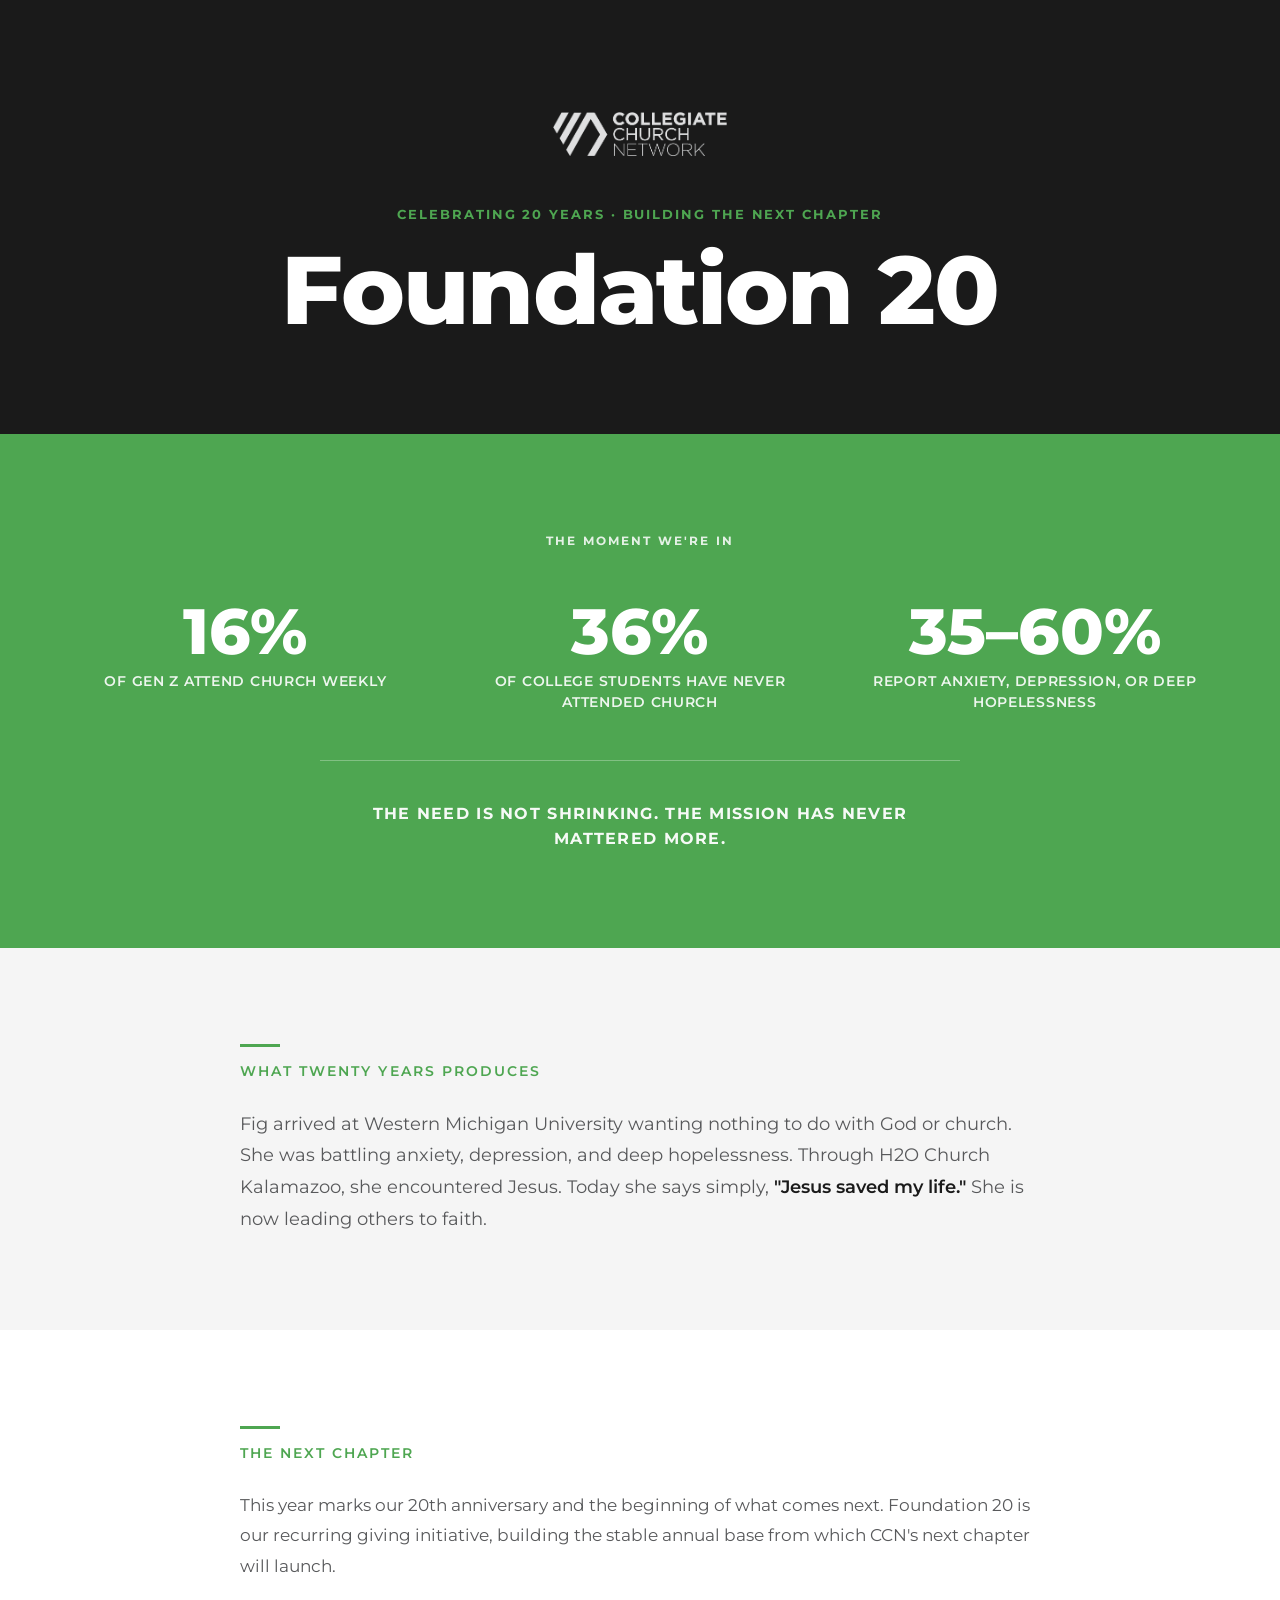
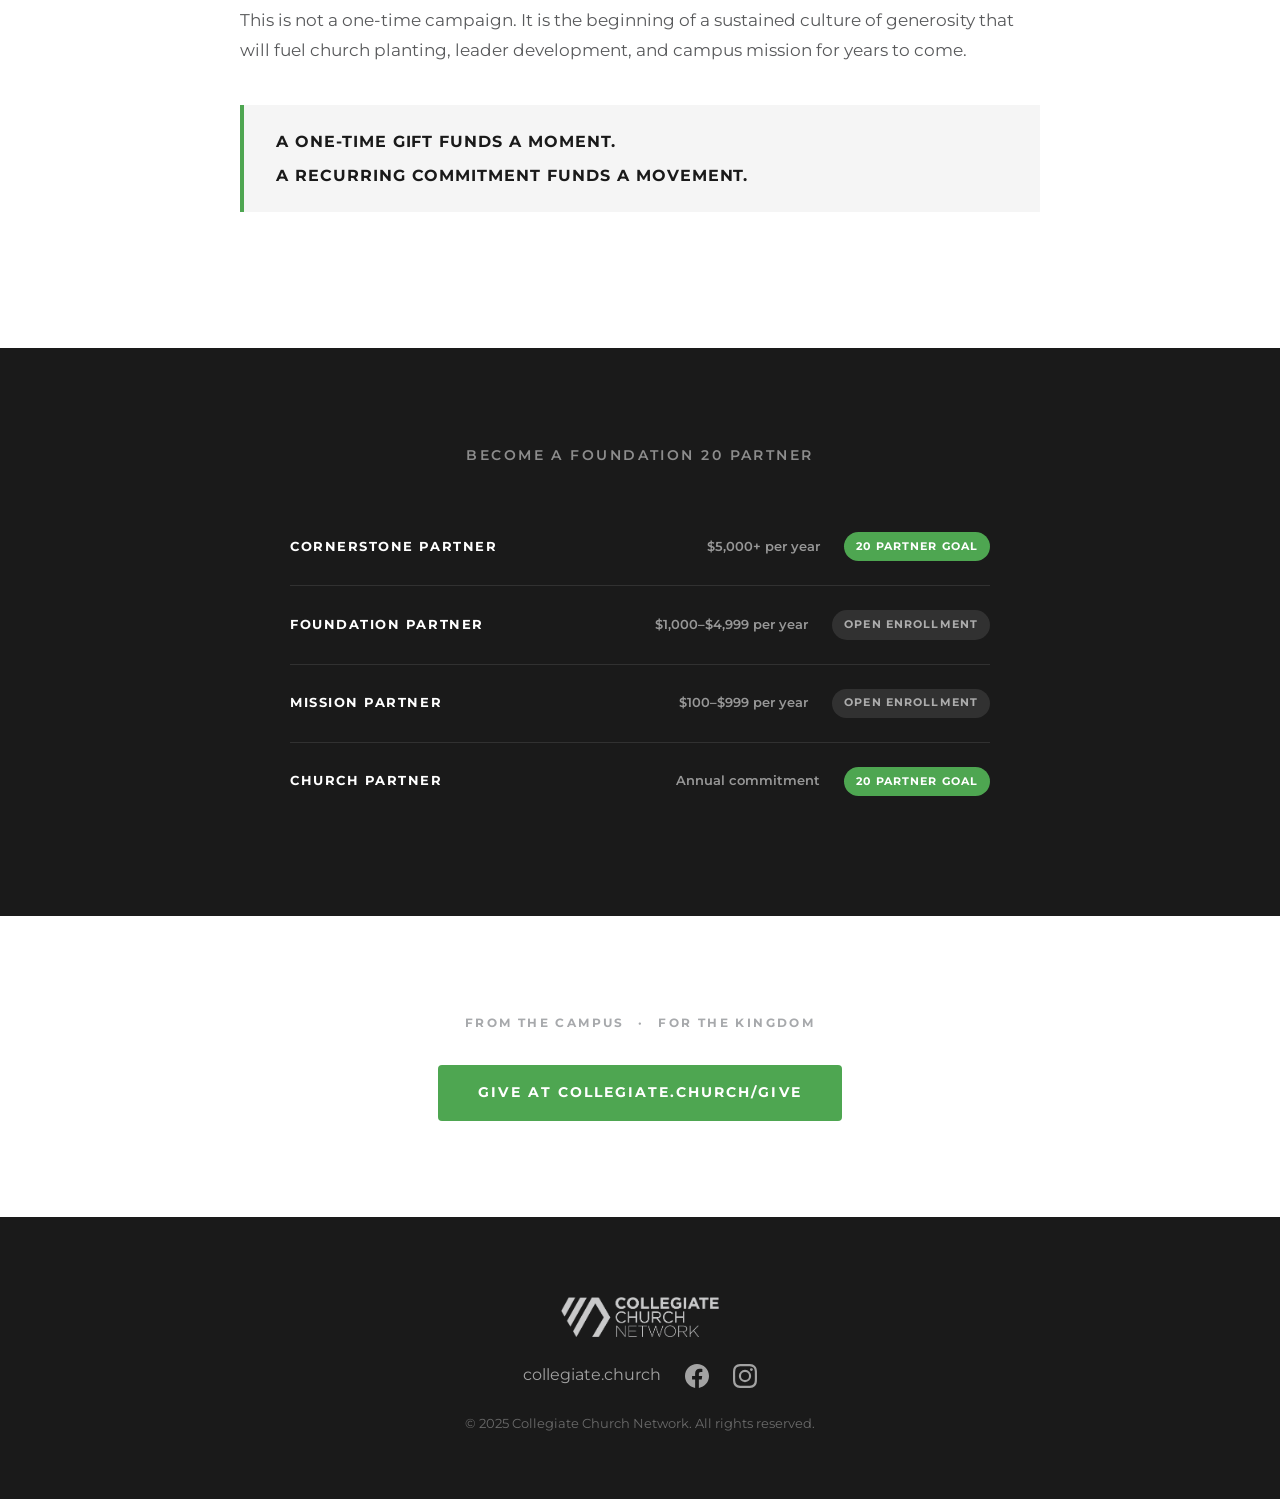
<file: foundation20/index.html>
<!DOCTYPE html>
<html lang="en">
<head>
  <meta charset="UTF-8">
  <meta name="viewport" content="width=device-width, initial-scale=1.0">
  <title>Foundation 20 — Collegiate Church Network</title>
  <meta name="description" content="Celebrating 20 years and building the next chapter. Foundation 20 is CCN's recurring giving initiative.">

  <!-- Favicon -->
  <link rel="icon" type="image/x-icon" href="../favicon.ico">
  <link rel="icon" type="image/png" sizes="192x192" href="../favicon-192.png">
  <link rel="apple-touch-icon" href="../apple-touch-icon.png">

  <!-- Google Fonts: Montserrat -->
  <link rel="preconnect" href="https://fonts.googleapis.com">
  <link rel="preconnect" href="https://fonts.gstatic.com" crossorigin>
  <link href="https://fonts.googleapis.com/css2?family=Montserrat:ital,wght@0,300;0,400;0,600;0,700;0,800;1,400&display=swap" rel="stylesheet">

  <link rel="stylesheet" href="../styles.css">
  <style>
    /* Foundation 20 page-specific styles */
    .f20-hero {
      background: var(--near-black);
      color: var(--white);
      padding: 7rem 0 5rem;
      text-align: center;
    }

    .f20-hero__logo {
      height: 44px;
      margin: 0 auto 3rem;
      opacity: 0.9;
    }

    .f20-hero__label {
      font-size: 0.8rem;
      font-weight: var(--fw-bold);
      letter-spacing: 0.15em;
      text-transform: uppercase;
      color: var(--green);
      margin-bottom: 1rem;
    }

    .f20-hero__title {
      font-size: clamp(3rem, 8vw, 6rem);
      font-weight: var(--fw-extra);
      line-height: 1;
      letter-spacing: -0.02em;
      margin-bottom: 1rem;
    }

    .f20-hero__subtitle {
      font-size: 0.85rem;
      font-weight: var(--fw-bold);
      letter-spacing: 0.2em;
      text-transform: uppercase;
      color: rgba(255,255,255,0.5);
    }

    .f20-hero__subtitle span {
      color: rgba(255,255,255,0.5);
      margin: 0 0.75rem;
    }

    /* Stats section */
    .f20-stats {
      background: var(--green);
      color: var(--white);
      padding: var(--section-padding);
      text-align: center;
    }

    .f20-stats__label {
      font-size: 0.75rem;
      font-weight: var(--fw-bold);
      letter-spacing: 0.18em;
      text-transform: uppercase;
      margin-bottom: 3rem;
      opacity: 0.85;
    }

    .f20-stats__grid {
      display: grid;
      grid-template-columns: repeat(3, 1fr);
      gap: 3rem;
      margin-bottom: 3rem;
    }

    .f20-stat__number {
      font-size: clamp(2.5rem, 5vw, 4rem);
      font-weight: var(--fw-extra);
      line-height: 1;
      margin-bottom: 0.5rem;
    }

    .f20-stat__text {
      font-size: 0.9rem;
      font-weight: var(--fw-semi);
      line-height: 1.4;
      opacity: 0.9;
      text-transform: uppercase;
      letter-spacing: 0.05em;
    }

    .f20-stats__callout {
      font-size: 1rem;
      font-weight: var(--fw-bold);
      letter-spacing: 0.08em;
      text-transform: uppercase;
      opacity: 0.95;
      border-top: 1px solid rgba(255,255,255,0.3);
      padding-top: 2.5rem;
      max-width: 640px;
      margin: 0 auto;
      line-height: 1.6;
    }

    /* Story section */
    .f20-story {
      background: var(--off-white);
      padding: var(--section-padding);
    }

    .f20-story__inner {
      max-width: var(--container-narrow);
      margin: 0 auto;
    }

    .f20-story p {
      font-size: 1.1rem;
      line-height: 1.8;
      color: var(--grey-dark);
    }

    .f20-story p strong {
      color: var(--near-black);
    }

    /* Next chapter section */
    .f20-next {
      background: var(--white);
      padding: var(--section-padding);
    }

    .f20-next__inner {
      max-width: var(--container-narrow);
      margin: 0 auto;
    }

    .f20-next p {
      font-size: 1.05rem;
      line-height: 1.8;
      color: var(--grey-dark);
      margin-bottom: 1.5rem;
    }

    .f20-next__quote {
      border-left: 4px solid var(--green);
      padding: 1.5rem 2rem;
      margin: 2.5rem 0;
      background: var(--off-white);
    }

    .f20-next__quote p {
      font-size: 1rem;
      font-weight: var(--fw-bold);
      letter-spacing: 0.06em;
      text-transform: uppercase;
      color: var(--near-black);
      line-height: 1.6;
      margin: 0;
    }

    .f20-next__quote p + p {
      margin-top: 0.5rem;
    }

    /* Partner tiers */
    .f20-tiers {
      background: var(--near-black);
      color: var(--white);
      padding: var(--section-padding);
      text-align: center;
    }

    .f20-tiers__table {
      max-width: 700px;
      margin: 2.5rem auto 0;
      width: 100%;
    }

    .f20-tier {
      display: grid;
      grid-template-columns: 1fr auto auto;
      align-items: center;
      gap: 1.5rem;
      padding: 1.5rem 0;
      border-bottom: 1px solid rgba(255,255,255,0.1);
      text-align: left;
    }

    .f20-tier:last-child {
      border-bottom: none;
    }

    .f20-tier__name {
      font-size: 0.8rem;
      font-weight: var(--fw-bold);
      letter-spacing: 0.12em;
      text-transform: uppercase;
      color: var(--white);
    }

    .f20-tier__amount {
      font-size: 0.8rem;
      font-weight: var(--fw-semi);
      color: rgba(255,255,255,0.55);
      white-space: nowrap;
    }

    .f20-tier__badge {
      font-size: 0.7rem;
      font-weight: var(--fw-bold);
      letter-spacing: 0.1em;
      text-transform: uppercase;
      padding: 0.3rem 0.75rem;
      border-radius: 2rem;
      white-space: nowrap;
    }

    .f20-tier__badge--goal {
      background: var(--green);
      color: var(--white);
    }

    .f20-tier__badge--open {
      background: rgba(255,255,255,0.1);
      color: rgba(255,255,255,0.6);
    }

    /* CTA */
    .f20-cta {
      background: var(--white);
      padding: var(--section-padding);
      text-align: center;
    }

    .f20-cta__tagline {
      font-size: 0.75rem;
      font-weight: var(--fw-bold);
      letter-spacing: 0.2em;
      text-transform: uppercase;
      color: var(--grey-light);
      margin-bottom: 2rem;
    }

    .f20-cta__tagline span {
      margin: 0 0.5rem;
    }

    .f20-cta__button {
      display: inline-block;
      background: var(--green);
      color: var(--white);
      font-family: var(--font);
      font-size: 0.85rem;
      font-weight: var(--fw-bold);
      letter-spacing: 0.15em;
      text-transform: uppercase;
      padding: 1rem 2.5rem;
      border-radius: 0.25rem;
      transition: background 0.2s ease;
    }

    .f20-cta__button:hover {
      background: var(--green-dark);
      color: var(--white);
    }

    @media (max-width: 640px) {
      .f20-stats__grid {
        grid-template-columns: 1fr;
        gap: 2rem;
      }

      .f20-tier {
        grid-template-columns: 1fr;
        gap: 0.5rem;
      }
    }
  </style>
</head>
<body>

  <!-- ==================== HERO ==================== -->
  <header class="f20-hero">
    <div class="container">
      <img src="../Logos/White Horizontal Stack.png" alt="Collegiate Church Network" class="f20-hero__logo">
      <p class="f20-hero__label">Celebrating 20 Years <span>·</span> Building the Next Chapter</p>
      <h1 class="f20-hero__title">Foundation 20</h1>
    </div>
  </header>

  <!-- ==================== THE MOMENT WE'RE IN ==================== -->
  <section class="f20-stats">
    <div class="container">
      <p class="f20-stats__label">The Moment We're In</p>
      <div class="f20-stats__grid">
        <div>
          <div class="f20-stat__number">16%</div>
          <div class="f20-stat__text">of Gen Z attend church weekly</div>
        </div>
        <div>
          <div class="f20-stat__number">36%</div>
          <div class="f20-stat__text">of college students have never attended church</div>
        </div>
        <div>
          <div class="f20-stat__number">35–60%</div>
          <div class="f20-stat__text">report anxiety, depression, or deep hopelessness</div>
        </div>
      </div>
      <p class="f20-stats__callout">The need is not shrinking. The mission has never mattered more.</p>
    </div>
  </section>

  <!-- ==================== STORY ==================== -->
  <section class="f20-story">
    <div class="container">
      <div class="f20-story__inner">
        <h2 class="section__label section__label--bar">What Twenty Years Produces</h2>
        <p>Fig arrived at Western Michigan University wanting nothing to do with God or church. She was battling anxiety, depression, and deep hopelessness. Through H2O Church Kalamazoo, she encountered Jesus. Today she says simply, <strong>"Jesus saved my life."</strong> She is now leading others to faith.</p>
      </div>
    </div>
  </section>

  <!-- ==================== THE NEXT CHAPTER ==================== -->
  <section class="f20-next">
    <div class="container">
      <div class="f20-next__inner">
        <h2 class="section__label section__label--bar">The Next Chapter</h2>
        <p>This year marks our 20th anniversary and the beginning of what comes next. Foundation 20 is our recurring giving initiative, building the stable annual base from which CCN's next chapter will launch.</p>
        <p>This is not a one-time campaign. It is the beginning of a sustained culture of generosity that will fuel church planting, leader development, and campus mission for years to come.</p>
        <div class="f20-next__quote">
          <p>A one-time gift funds a moment.</p>
          <p>A recurring commitment funds a movement.</p>
        </div>
      </div>
    </div>
  </section>

  <!-- ==================== PARTNER TIERS ==================== -->
  <section class="f20-tiers">
    <div class="container">
      <h2 class="section__label" style="color: rgba(255,255,255,0.5); letter-spacing: 0.18em;">Become a Foundation 20 Partner</h2>
      <div class="f20-tiers__table">
        <div class="f20-tier">
          <div class="f20-tier__name">Cornerstone Partner</div>
          <div class="f20-tier__amount">$5,000+ per year</div>
          <span class="f20-tier__badge f20-tier__badge--goal">20 Partner Goal</span>
        </div>
        <div class="f20-tier">
          <div class="f20-tier__name">Foundation Partner</div>
          <div class="f20-tier__amount">$1,000–$4,999 per year</div>
          <span class="f20-tier__badge f20-tier__badge--open">Open Enrollment</span>
        </div>
        <div class="f20-tier">
          <div class="f20-tier__name">Mission Partner</div>
          <div class="f20-tier__amount">$100–$999 per year</div>
          <span class="f20-tier__badge f20-tier__badge--open">Open Enrollment</span>
        </div>
        <div class="f20-tier">
          <div class="f20-tier__name">Church Partner</div>
          <div class="f20-tier__amount">Annual commitment</div>
          <span class="f20-tier__badge f20-tier__badge--goal">20 Partner Goal</span>
        </div>
      </div>
    </div>
  </section>

  <!-- ==================== CTA ==================== -->
  <section class="f20-cta">
    <div class="container">
      <p class="f20-cta__tagline">From the Campus <span>·</span> For the Kingdom</p>
      <a href="https://collegiate.church/give" target="_blank" rel="noopener" class="f20-cta__button">Give at collegiate.church/give</a>
    </div>
  </section>

  <!-- ==================== FOOTER ==================== -->
  <footer class="footer">
    <div class="container">
      <img src="../Logos/White Horizontal Stack.png" alt="Collegiate Church Network" class="footer__logo">
      <div class="footer__links">
        <a href="https://collegiate.church" target="_blank" rel="noopener">collegiate.church</a>
        <a href="https://www.facebook.com/collegiatechurchnetwork" target="_blank" rel="noopener" aria-label="Facebook">
          <svg width="24" height="24" viewBox="0 0 24 24" fill="currentColor"><path d="M24 12.073c0-6.627-5.373-12-12-12s-12 5.373-12 12c0 5.99 4.388 10.954 10.125 11.854v-8.385H7.078v-3.47h3.047V9.43c0-3.007 1.792-4.669 4.533-4.669 1.312 0 2.686.235 2.686.235v2.953H15.83c-1.491 0-1.956.925-1.956 1.874v2.25h3.328l-.532 3.47h-2.796v8.385C19.612 23.027 24 18.062 24 12.073z"/></svg>
        </a>
        <a href="https://www.instagram.com/collegiatechurchnetwork" target="_blank" rel="noopener" aria-label="Instagram">
          <svg width="24" height="24" viewBox="0 0 24 24" fill="currentColor"><path d="M12 2.163c3.204 0 3.584.012 4.85.07 3.252.148 4.771 1.691 4.919 4.919.058 1.265.069 1.645.069 4.849 0 3.205-.012 3.584-.069 4.849-.149 3.225-1.664 4.771-4.919 4.919-1.266.058-1.644.07-4.85.07-3.204 0-3.584-.012-4.849-.07-3.26-.149-4.771-1.699-4.919-4.92-.058-1.265-.07-1.644-.07-4.849 0-3.204.013-3.583.07-4.849.149-3.227 1.664-4.771 4.919-4.919 1.266-.057 1.645-.069 4.849-.069zM12 0C8.741 0 8.333.014 7.053.072 2.695.272.273 2.69.073 7.052.014 8.333 0 8.741 0 12c0 3.259.014 3.668.072 4.948.2 4.358 2.618 6.78 6.98 6.98C8.333 23.986 8.741 24 12 24c3.259 0 3.668-.014 4.948-.072 4.354-.2 6.782-2.618 6.979-6.98.059-1.28.073-1.689.073-4.948 0-3.259-.014-3.667-.072-4.947-.196-4.354-2.617-6.78-6.979-6.98C15.668.014 15.259 0 12 0zm0 5.838a6.162 6.162 0 100 12.324 6.162 6.162 0 000-12.324zM12 16a4 4 0 110-8 4 4 0 010 8zm6.406-11.845a1.44 1.44 0 100 2.881 1.44 1.44 0 000-2.881z"/></svg>
        </a>
      </div>
      <p class="footer__copyright">&copy; 2025 Collegiate Church Network. All rights reserved.</p>
    </div>
  </footer>

</body>
</html>
</file>
<file: styles.css>
/* ============================================================
   Collegiate Church Network — 2025 Annual Impact Report
   styles.css
   ============================================================ */

/* ---------- CSS Custom Properties ---------- */
:root {
  --green: #4EA651;
  --green-dark: #3d8a40;
  --green-light: #e8f5e9;
  --grey-dark: #58595B;
  --grey-light: #A7A9AC;
  --near-black: #1a1a1a;
  --charcoal: #2D2D2D;
  --off-white: #F5F5F5;
  --white: #FFFFFF;

  --font: 'Montserrat', -apple-system, BlinkMacSystemFont, 'Segoe UI', sans-serif;

  --fw-light: 300;
  --fw-regular: 400;
  --fw-semi: 600;
  --fw-bold: 700;
  --fw-extra: 800;

  --container-max: 1200px;
  --container-narrow: 800px;
  --section-padding: 6rem 0;
  --section-padding-mobile: 3.5rem 0;
}

/* ---------- Reset & Base ---------- */
*,
*::before,
*::after {
  margin: 0;
  padding: 0;
  box-sizing: border-box;
}

html {
  scroll-behavior: smooth;
  -webkit-font-smoothing: antialiased;
  -moz-osx-font-smoothing: grayscale;
}

body {
  font-family: var(--font);
  font-weight: var(--fw-regular);
  font-size: 1rem;
  line-height: 1.75;
  color: var(--near-black);
  background: var(--white);
}

img {
  max-width: 100%;
  height: auto;
  display: block;
}

a {
  color: var(--green);
  text-decoration: none;
  transition: color 0.2s ease;
}

a:hover {
  color: var(--green-dark);
}

strong {
  font-weight: var(--fw-semi);
}

/* ---------- Scroll Progress Bar ---------- */
.progress-bar {
  position: fixed;
  top: 0;
  left: 0;
  width: 0%;
  height: 8px;
  background: var(--green);
  z-index: 9999;
  transition: width 0.05s linear;
}

/* ---------- Container ---------- */
.container {
  max-width: var(--container-max);
  margin: 0 auto;
  padding: 0 2rem;
}

.container--narrow {
  max-width: var(--container-narrow);
}

/* ---------- Section Defaults ---------- */
.section {
  padding: var(--section-padding);
}

.section--white {
  background: var(--white);
}

.section--off-white {
  background: var(--off-white);
}

.section--dark {
  background: var(--charcoal);
  color: var(--white);
}

.section--green {
  background: var(--green);
  color: var(--white);
}

.section--green .section__heading {
  color: var(--white);
}

.section--green .section__intro {
  color: rgba(255, 255, 255, 0.85);
}

.section--green .prose p,
.section--green .story__content p {
  color: rgba(255, 255, 255, 0.9);
}

.section--green .story__church {
  color: var(--white);
  font-weight: var(--fw-bold);
}

.section--green .story__campus {
  color: rgba(255, 255, 255, 0.7);
}

.section--green .story__title {
  color: var(--white);
}

.section--green .story__reflection {
  color: rgba(255, 255, 255, 0.75);
  border-left-color: rgba(255, 255, 255, 0.5);
}

.section--green .stat-callout {
  background: rgba(255, 255, 255, 0.15);
  border-color: rgba(255, 255, 255, 0.25);
}

.section--green .stat-callout__number {
  color: var(--white);
}

.section--green .stat-callout__label {
  color: rgba(255, 255, 255, 0.85);
}

/* Charcoal section variant for stories */
.section--charcoal {
  background: var(--charcoal);
  color: var(--white);
}

.section--charcoal .story__church {
  color: var(--green);
}

.section--charcoal .story__campus {
  color: rgba(255, 255, 255, 0.6);
}

.section--charcoal .story__title {
  color: var(--white);
}

.section--charcoal .story__content p {
  color: rgba(255, 255, 255, 0.85);
}

.section--charcoal .story__reflection {
  color: rgba(255, 255, 255, 0.65);
  border-left-color: var(--green);
}

.section--charcoal .section__heading {
  color: var(--white);
}

/* ---------- Typography ---------- */
.section__label {
  font-size: 0.85rem;
  font-weight: var(--fw-semi);
  text-transform: uppercase;
  letter-spacing: 0.15em;
  color: var(--green);
  margin-bottom: 1.5rem;
}

.section__heading {
  font-size: clamp(2rem, 5vw, 3.2rem);
  font-weight: var(--fw-extra);
  color: var(--near-black);
  line-height: 1.15;
  margin-bottom: 1rem;
  text-align: center;
}

.section__heading--light {
  color: var(--white);
}

.section__subheading {
  font-size: 1.15rem;
  font-weight: var(--fw-regular);
  color: var(--grey-light);
  text-align: center;
  margin-bottom: 2.5rem;
}

.section__intro {
  font-size: 1.1rem;
  max-width: 700px;
  margin: 0 auto 3rem;
  text-align: center;
  line-height: 1.8;
}

.section__intro--light {
  color: rgba(255, 255, 255, 0.8);
}

.prose p {
  margin-bottom: 1.25rem;
}

.prose p:last-child {
  margin-bottom: 0;
}

/* ---------- Fade-in Animation ---------- */
.fade-in {
  opacity: 0;
  transform: translateY(30px);
  transition: opacity 0.7s ease, transform 0.7s ease;
}

.fade-in.visible {
  opacity: 1;
  transform: translateY(0);
}

/* ============================================================
   SECTION 1: HERO
   ============================================================ */
.hero {
  position: relative;
  min-height: 100vh;
  display: flex;
  align-items: center;
  justify-content: center;
  text-align: center;
  background: var(--charcoal) url('images/hero-bg.jpg') center/cover no-repeat;
  color: var(--white);
  overflow: hidden;
}

.hero__bg-image {
  position: absolute;
  inset: 0;
  width: 100%;
  height: 100%;
  object-fit: cover;
  z-index: 0;
}

.hero__overlay {
  position: absolute;
  inset: 0;
  background: linear-gradient(
    180deg,
    rgba(0, 0, 0, 0.55) 0%,
    rgba(0, 0, 0, 0.4) 50%,
    rgba(0, 0, 0, 0.65) 100%
  );
  z-index: 0;
}

.hero__content {
  position: relative;
  z-index: 1;
  padding: 2rem;
}

.hero__logo {
  width: 80px;
  height: auto;
  margin: 0 auto 2rem;
  opacity: 0.95;
}

.hero__subtitle {
  font-size: clamp(0.9rem, 2vw, 1.1rem);
  font-weight: var(--fw-semi);
  text-transform: uppercase;
  letter-spacing: 0.25em;
  margin-bottom: 0.5rem;
  color: rgba(255, 255, 255, 0.85);
}

.hero__year {
  font-size: clamp(5rem, 15vw, 10rem);
  font-weight: var(--fw-extra);
  line-height: 1;
  margin-bottom: 1rem;
  letter-spacing: -0.02em;
}

.hero__tagline {
  font-size: clamp(1rem, 2.5vw, 1.35rem);
  font-weight: var(--fw-light);
  letter-spacing: 0.12em;
  text-transform: uppercase;
  color: var(--green);
}

.hero__scroll-indicator {
  position: absolute;
  bottom: 2rem;
  left: 50%;
  transform: translateX(-50%);
  z-index: 1;
  display: flex;
  flex-direction: column;
  align-items: center;
  gap: 0.35rem;
  color: rgba(255, 255, 255, 0.5);
  font-size: 0.7rem;
  font-weight: var(--fw-semi);
  letter-spacing: 0.1em;
  text-transform: uppercase;
  animation: bounce 2s ease infinite;
}

@keyframes bounce {
  0%, 100% { transform: translateX(-50%) translateY(0); }
  50% { transform: translateX(-50%) translateY(8px); }
}

/* ============================================================
   SECTION 2: LETTER FROM ED
   ============================================================ */
.letter {
  display: grid;
  grid-template-columns: 250px 1fr;
  gap: 3rem;
  align-items: start;
}

.letter__photo-placeholder {
  width: 100%;
  aspect-ratio: 3 / 4;
  background: var(--off-white);
  border-radius: 8px;
  display: flex;
  align-items: center;
  justify-content: center;
  color: var(--grey-light);
  font-size: 0.9rem;
  font-weight: var(--fw-semi);
}

.letter__photo-img {
  width: 100%;
  aspect-ratio: 3 / 4;
  object-fit: cover;
  border-radius: 8px;
  border-bottom: 4px solid var(--green);
}

.letter__photo-placeholder img {
  width: 100%;
  height: 100%;
  object-fit: cover;
  border-radius: 8px;
}

.letter__greeting {
  font-size: 1.1rem;
  font-weight: var(--fw-semi);
  font-style: italic;
  margin-bottom: 1.25rem;
}

.letter__content .prose p,
.letter__content > p {
  margin-bottom: 1.25rem;
}

/* Pull Quote */
.pull-quote {
  border-left: 4px solid var(--green);
  padding: 1.5rem 2rem;
  margin: 2rem 0;
  background: var(--green-light);
  border-radius: 0 8px 8px 0;
}

.pull-quote p {
  font-size: 1.2rem;
  font-weight: var(--fw-semi);
  font-style: italic;
  color: var(--near-black);
  line-height: 1.6;
  margin: 0;
}

.letter__signature {
  margin-top: 2rem;
  padding-top: 1.5rem;
  border-top: 1px solid #e0e0e0;
}

.letter__signature p {
  margin-bottom: 0.25rem;
}

.letter__name {
  font-size: 1.15rem;
  font-weight: var(--fw-bold);
  color: var(--near-black);
}

.letter__title {
  font-size: 0.9rem;
  color: var(--grey-light);
}

/* ============================================================
   SECTION 4: WHO WE ARE
   ============================================================ */
.who-we-are__grid {
  display: grid;
  grid-template-columns: 1fr 1fr;
  gap: 3rem;
  align-items: stretch;
  margin-bottom: 2rem;
}

/* ============================================================
   SECTION 4: PILLARS (legacy)
   ============================================================ */
.pillars {
  display: grid;
  grid-template-columns: repeat(3, 1fr);
  gap: 2.5rem;
  margin: 3rem 0;
  text-align: center;
}

.pillar__icon {
  width: 64px;
  height: 64px;
  margin: 0 auto 1rem;
  color: var(--green);
}

.pillar__icon svg {
  width: 100%;
  height: 100%;
}

.pillar__title {
  font-size: 1.1rem;
  font-weight: var(--fw-bold);
  color: var(--near-black);
  margin-bottom: 0.5rem;
}

.pillar__text {
  font-size: 0.95rem;
  color: var(--grey-light);
  line-height: 1.6;
}

/* Scripture Quote */
.scripture-quote {
  text-align: center;
  margin: 3rem auto 0;
  max-width: 650px;
  padding: 2.5rem;
  background: var(--green-light);
  border-radius: 12px;
}

.scripture-quote p {
  font-size: 1.2rem;
  font-weight: var(--fw-semi);
  font-style: italic;
  color: var(--near-black);
  line-height: 1.6;
  margin-bottom: 0.75rem;
}

.scripture-quote cite {
  font-size: 0.95rem;
  font-weight: var(--fw-semi);
  color: var(--green);
  font-style: normal;
}

/* ============================================================
   SECTION 6: STORIES
   ============================================================ */
.story {
  padding: 4rem 0;
}

.story__grid {
  display: grid;
  grid-template-columns: 1fr 1fr;
  gap: 3rem;
  align-items: stretch;
}

.story__image-placeholder {
  width: 100%;
  aspect-ratio: 4 / 3;
  background: var(--off-white);
  border-radius: 12px;
  display: flex;
  align-items: center;
  justify-content: center;
  color: var(--grey-light);
  font-size: 0.9rem;
  font-weight: var(--fw-semi);
  overflow: hidden;
}

.story__image-placeholder img {
  width: 100%;
  height: 100%;
  object-fit: cover;
}

.story__image {
  position: relative;
  min-height: 400px;
  border-radius: 12px;
  overflow: hidden;
}

.story__photo {
  position: absolute;
  inset: 0;
  width: 100%;
  height: 100%;
  object-fit: cover;
  border-radius: 12px;
}

.story__church {
  display: block;
  font-size: 0.8rem;
  font-weight: var(--fw-semi);
  text-transform: uppercase;
  letter-spacing: 0.12em;
  color: var(--green);
  margin-bottom: 0.25rem;
}

.story__campus {
  display: block;
  font-size: 0.8rem;
  color: var(--grey-light);
  margin-bottom: 0.75rem;
}

.story__title {
  font-size: clamp(1.5rem, 3vw, 2rem);
  font-weight: var(--fw-extra);
  color: var(--near-black);
  line-height: 1.2;
  margin-bottom: 1.25rem;
}

.story__content p {
  margin-bottom: 1rem;
}

.story__content p:last-child {
  margin-bottom: 0;
}

.story__reflection {
  font-style: italic;
  color: var(--grey-dark);
  border-left: 3px solid var(--green);
  padding-left: 1rem;
  margin-top: 1.25rem;
}

/* ============================================================
   SECTION 7: IMPACT STATS
   ============================================================ */
.stats-grid {
  display: grid;
  grid-template-columns: repeat(4, 1fr);
  gap: 2.5rem;
  margin-top: 2rem;
  text-align: center;
}

.stat__number {
  display: block;
  font-size: clamp(2.5rem, 6vw, 3.8rem);
  font-weight: var(--fw-extra);
  color: var(--green);
  line-height: 1.1;
  margin-bottom: 0.5rem;
}

.stat__label {
  display: block;
  font-size: 0.85rem;
  font-weight: var(--fw-regular);
  color: rgba(255, 255, 255, 0.7);
  line-height: 1.5;
}

/* ============================================================
   SECTION 8: STEWARDSHIP
   ============================================================ */
.stewardship-total {
  text-align: center;
  margin: 3rem 0;
  padding: 2.5rem;
  background: var(--green-light);
  border-radius: 12px;
}

.stewardship-total__amount {
  display: block;
  font-size: clamp(2.5rem, 6vw, 4rem);
  font-weight: var(--fw-extra);
  color: var(--green);
  line-height: 1.1;
  margin-bottom: 0.5rem;
}

.stewardship-total__label {
  display: block;
  font-size: 1rem;
  color: var(--grey-dark);
  max-width: 500px;
  margin: 0 auto;
}

.stewardship-pillars {
  display: grid;
  grid-template-columns: repeat(3, 1fr);
  gap: 2rem;
  margin-top: 2rem;
}

.stewardship-pillar {
  text-align: center;
  padding: 2rem 1.5rem;
  border: 1px solid #e0e0e0;
  border-radius: 12px;
  transition: box-shadow 0.3s ease;
}

.stewardship-pillar:hover {
  box-shadow: 0 8px 30px rgba(0, 0, 0, 0.08);
}

.stewardship-pillar__icon {
  width: 48px;
  height: 48px;
  margin: 0 auto 1rem;
  color: var(--green);
}

.stewardship-pillar__icon svg {
  width: 100%;
  height: 100%;
}

.stewardship-pillar h3 {
  font-size: 1.05rem;
  font-weight: var(--fw-bold);
  color: var(--near-black);
  margin-bottom: 0.75rem;
}

.stewardship-pillar p {
  font-size: 0.9rem;
  color: var(--grey-light);
  line-height: 1.6;
}

/* Partner / Accountability Logos */
.partner-logos {
  display: flex;
  align-items: center;
  justify-content: center;
  gap: 3rem;
  margin-top: 3rem;
  padding-top: 2rem;
  border-top: 1px solid #e0e0e0;
}

.partner-logos__img {
  height: 50px;
  width: auto;
  object-fit: contain;
  opacity: 0.7;
  transition: opacity 0.3s ease;
}

.partner-logos__img:hover {
  opacity: 1;
}

/* ============================================================
   SECTION 9: PARTNERS / MAP
   ============================================================ */
.map-container {
  max-width: 700px;
  margin: 0 auto 3rem;
}

.us-map {
  width: 100%;
  height: auto;
}

.us-map__outline {
  fill: none;
  stroke: var(--grey-light);
  stroke-width: 1.5;
  opacity: 0.4;
}

.us-map__dot {
  fill: var(--green);
  stroke: var(--white);
  stroke-width: 2;
  transition: r 0.2s ease;
  cursor: pointer;
}

.us-map__dot:hover {
  r: 9;
}

/* Regional Grid */
.regions-grid {
  display: grid;
  grid-template-columns: repeat(3, 1fr);
  gap: 2.5rem;
}

.region__title {
  font-size: 1.1rem;
  font-weight: var(--fw-bold);
  color: var(--near-black);
  margin-bottom: 1rem;
  padding-bottom: 0.75rem;
  border-bottom: 3px solid var(--green);
}

.region__states {
  font-size: 0.8rem;
  font-weight: var(--fw-regular);
  color: var(--grey-light);
  margin-left: 0.5rem;
}

.region__list {
  list-style: none;
}

.region__list li {
  padding: 0.5rem 0;
  border-bottom: 1px solid #e8e8e8;
  display: flex;
  justify-content: space-between;
  align-items: baseline;
  font-size: 0.9rem;
  gap: 0.5rem;
}

.region__list li strong {
  font-weight: var(--fw-semi);
  color: var(--near-black);
}

.region__list li strong a {
  color: var(--near-black);
  text-decoration: none;
  transition: color 0.2s ease;
}

.region__list li strong a:hover {
  color: var(--green);
}

.region__list li span {
  font-size: 0.8rem;
  color: var(--grey-light);
  white-space: nowrap;
}

/* ============================================================
   SECTION 11: CTA
   ============================================================ */
.cta-grid {
  display: grid;
  grid-template-columns: repeat(3, 1fr);
  gap: 2rem;
}

.cta-card {
  background: rgba(255, 255, 255, 0.07);
  border: 1px solid rgba(255, 255, 255, 0.12);
  border-radius: 12px;
  padding: 2.5rem 2rem;
  text-align: center;
  transition: background 0.3s ease, transform 0.3s ease;
}

.cta-card:hover {
  background: rgba(255, 255, 255, 0.12);
  transform: translateY(-4px);
}

.cta-card__icon {
  width: 48px;
  height: 48px;
  margin: 0 auto 1.25rem;
  color: var(--green);
}

.cta-card__icon svg {
  width: 100%;
  height: 100%;
}

.cta-card h3 {
  font-size: 1.2rem;
  font-weight: var(--fw-bold);
  margin-bottom: 0.75rem;
}

.cta-card p {
  font-size: 0.9rem;
  color: rgba(255, 255, 255, 0.7);
  line-height: 1.6;
  margin-bottom: 1.5rem;
}

.cta-card__button {
  display: inline-block;
  padding: 0.75rem 2rem;
  background: var(--green);
  color: var(--white);
  font-family: var(--font);
  font-size: 0.9rem;
  font-weight: var(--fw-semi);
  border: none;
  border-radius: 50px;
  cursor: pointer;
  transition: background 0.2s ease, transform 0.2s ease;
  text-decoration: none;
}

.cta-card__button:hover {
  background: var(--green-dark);
  color: var(--white);
  transform: scale(1.03);
}

/* CTA single button layout */
.cta-single {
  text-align: center;
  margin-top: 2.5rem;
}

.cta-single__button {
  display: inline-block;
  padding: 1.1rem 3.5rem;
  background: var(--green);
  color: var(--white);
  font-family: var(--font);
  font-size: 1.15rem;
  font-weight: var(--fw-bold);
  border: none;
  border-radius: 50px;
  cursor: pointer;
  transition: background 0.2s ease, transform 0.2s ease;
  text-decoration: none;
  letter-spacing: 0.03em;
}

.cta-single__button:hover {
  background: var(--green-dark);
  color: var(--white);
  transform: scale(1.04);
}

/* ============================================================
   SECTION 13: FOOTER
   ============================================================ */
.footer {
  background: var(--near-black);
  color: rgba(255, 255, 255, 0.6);
  padding: 5rem 0 4rem;
  text-align: center;
}

.footer__letsgo {
  display: block;
  max-width: 260px;
  width: 50%;
  margin: 0 auto 3rem;
  opacity: 0.9;
}

.footer__logo {
  height: 40px;
  width: auto;
  margin: 0 auto 1.5rem;
  opacity: 0.8;
}

.footer__links {
  display: flex;
  align-items: center;
  justify-content: center;
  gap: 1.5rem;
  margin-bottom: 1.5rem;
}

.footer__links a {
  color: rgba(255, 255, 255, 0.6);
  transition: color 0.2s ease;
}

.footer__links a:hover {
  color: var(--green);
}

.footer__links svg {
  vertical-align: middle;
}

.footer__copyright {
  font-size: 0.8rem;
  color: rgba(255, 255, 255, 0.35);
}

/* ---------- Back to Top Button ---------- */
.back-to-top {
  position: fixed;
  bottom: 2rem;
  right: 2rem;
  width: 44px;
  height: 44px;
  background: rgba(0, 0, 0, 0.25);
  border-radius: 50%;
  display: flex;
  align-items: center;
  justify-content: center;
  color: var(--white);
  text-decoration: none;
  opacity: 0;
  pointer-events: none;
  transition: opacity 0.3s ease, background 0.2s ease;
  z-index: 999;
}

.back-to-top.visible {
  opacity: 1;
  pointer-events: auto;
}

.back-to-top:hover {
  background: rgba(0, 0, 0, 0.5);
  color: var(--white);
}

/* ============================================================
   VISUAL ENHANCEMENTS
   ============================================================ */

/* ---------- Green Headings ---------- */
.section__heading--green {
  color: var(--green);
}

/* ---------- Decorative Dividers ---------- */
.section-divider {
  display: flex;
  align-items: center;
  justify-content: center;
  height: 40px;
  position: relative;
  background: var(--white);
}

.section-divider--off-white {
  background: var(--off-white);
}

/* Style A: Dotted line + green center dot */
.section-divider--dots::before {
  content: '';
  display: block;
  width: 160px;
  height: 0;
  border-top: 2px dashed var(--grey-light);
  opacity: 0.5;
}

.section-divider--dots::after {
  content: '';
  position: absolute;
  left: 50%;
  top: 50%;
  transform: translate(-50%, -50%);
  width: 8px;
  height: 8px;
  background: var(--green);
  border-radius: 50%;
}

/* Style B: Solid line + green diamond */
.section-divider--diamond::before {
  content: '';
  display: block;
  width: 200px;
  height: 0;
  border-top: 1px solid var(--grey-light);
  opacity: 0.45;
}

.section-divider--diamond::after {
  content: '';
  position: absolute;
  left: 50%;
  top: 50%;
  transform: translate(-50%, -50%) rotate(45deg);
  width: 8px;
  height: 8px;
  background: var(--green);
}

/* ---------- Section Banner Images ---------- */
.section-banner {
  width: 100%;
  height: 280px;
  object-fit: cover;
  border-radius: 12px;
  margin-bottom: 2.5rem;
}

/* ---------- Geometric Background Shapes ---------- */
/* Shared: ensure sections are positioned for pseudo-elements */
#why-now,
#who-we-are,
#this-year,
#looking-ahead,
#gratitude {
  position: relative;
  overflow: hidden;
}

#why-now > .container,
#who-we-are > .container,
#this-year > .container,
#looking-ahead > .container,
#gratitude > .container {
  position: relative;
  z-index: 1;
}

/* S3 Why Now — Large circle stroke, top-right */
#why-now::before {
  content: '';
  position: absolute;
  top: -80px;
  right: -120px;
  width: 400px;
  height: 400px;
  border: 3px solid var(--green);
  border-radius: 50%;
  opacity: 0.04;
  pointer-events: none;
}

/* S4 Who We Are — Dot grid, bottom-left */
#who-we-are::before {
  content: '';
  position: absolute;
  bottom: 40px;
  left: 30px;
  width: 120px;
  height: 120px;
  background-image: radial-gradient(circle, var(--green) 1.5px, transparent 1.5px);
  background-size: 16px 16px;
  opacity: 0.05;
  pointer-events: none;
}

/* S5 This Year — Diagonal lines, bottom-right */
#this-year::before {
  content: '';
  position: absolute;
  bottom: 30px;
  right: 20px;
  width: 200px;
  height: 200px;
  background: repeating-linear-gradient(
    -45deg,
    var(--green),
    var(--green) 1px,
    transparent 1px,
    transparent 14px
  );
  opacity: 0.035;
  pointer-events: none;
}

/* S10 Looking Ahead — Large circle stroke, bottom-left */
#looking-ahead::before {
  content: '';
  position: absolute;
  bottom: -60px;
  left: -100px;
  width: 350px;
  height: 350px;
  border: 3px solid var(--green);
  border-radius: 50%;
  opacity: 0.06;
  pointer-events: none;
}

/* S12 Gratitude — Dot grid, top-right */
#gratitude::before {
  content: '';
  position: absolute;
  top: 40px;
  right: 30px;
  width: 100px;
  height: 100px;
  background-image: radial-gradient(circle, var(--green) 1.5px, transparent 1.5px);
  background-size: 14px 14px;
  opacity: 0.06;
  pointer-events: none;
}

/* ---------- S2: Green Bar Above Label ---------- */
.section__label--bar {
  position: relative;
  padding-top: 1rem;
}

.section__label--bar::before {
  content: '';
  position: absolute;
  top: 0;
  left: 0;
  width: 40px;
  height: 3px;
  background: var(--green);
}

/* S2: Green bottom border on photo */
.letter__photo-placeholder--accent {
  border-bottom: 4px solid var(--green);
}

/* ---------- S3: Prose Accent Callout ---------- */
.prose-accent {
  font-size: 1.25rem;
  font-weight: var(--fw-semi);
  color: var(--near-black);
  border-left: 4px solid var(--green);
  padding: 0.75rem 1.5rem;
  margin: 1.5rem 0;
  background: rgba(78, 166, 81, 0.05);
  border-radius: 0 6px 6px 0;
  line-height: 1.6;
}

/* ---------- S4: Pillar Top Border ---------- */
.pillar--accent {
  border-top: 3px solid var(--green);
  padding-top: 1.5rem;
}

/* ---------- Story 4: Stat Callout Box ---------- */
.stat-callout {
  display: grid;
  grid-template-columns: repeat(3, 1fr);
  gap: 1.5rem;
  margin: 2rem 0;
  padding: 2rem;
  background: var(--white);
  border: 1px solid #e0e0e0;
  border-radius: 12px;
}

.stat-callout__item {
  text-align: center;
}

.stat-callout__number {
  display: block;
  font-size: 2.5rem;
  font-weight: var(--fw-extra);
  color: var(--green);
  line-height: 1.1;
  margin-bottom: 0.25rem;
}

.stat-callout__label {
  font-size: 0.85rem;
  color: var(--grey-dark);
  line-height: 1.4;
}

/* ---------- S10: Sidebar Pull Quote ---------- */
.sidebar-quote {
  float: right;
  width: 280px;
  margin: 0 0 1.5rem 2rem;
  padding: 1.5rem;
  border-right: 4px solid var(--green);
  text-align: right;
}

.sidebar-quote p {
  font-size: 1.1rem;
  font-weight: var(--fw-semi);
  font-style: italic;
  color: var(--near-black);
  line-height: 1.5;
  margin: 0;
}

/* ---------- S12: Typography Uplift ---------- */
.gratitude-opening {
  font-size: 1.5rem;
  font-weight: var(--fw-semi);
  color: var(--near-black);
  text-align: center;
  padding-bottom: 1.5rem;
  margin-bottom: 1.5rem;
  border-bottom: 2px solid var(--green-light);
}

/* S12: Green accent on signature */
.letter__signature--accent {
  border-top: 3px solid var(--green);
}

/* ============================================================
   RESPONSIVE
   ============================================================ */

/* Tablet */
@media (max-width: 1024px) {
  .stats-grid {
    grid-template-columns: repeat(2, 1fr);
  }
}

@media (max-width: 768px) {
  :root {
    --section-padding: var(--section-padding-mobile);
  }

  .letter {
    grid-template-columns: 1fr;
    gap: 2rem;
  }

  .letter__photo {
    text-align: center;
  }

  .letter__photo-placeholder,
  .letter__photo-img {
    max-width: 200px;
    margin: 0 auto;
  }

  .who-we-are__grid {
    grid-template-columns: 1fr;
    gap: 2rem;
  }

  .who-we-are__grid .story__image {
    min-height: 280px;
  }

  .pillars {
    grid-template-columns: 1fr;
    gap: 2rem;
  }

  .story__grid {
    grid-template-columns: 1fr;
    gap: 2rem;
  }

  .story__image {
    min-height: 280px;
    position: relative;
  }

  /* On mobile, always show image first regardless of layout direction */
  .story--image-right .story__grid .story__content {
    order: 2;
  }

  .story--image-right .story__grid .story__image {
    order: 1;
  }

  .stats-grid {
    grid-template-columns: repeat(2, 1fr);
    gap: 1.5rem;
  }

  .stat__number {
    font-size: 2.2rem;
  }

  .stewardship-pillars {
    grid-template-columns: 1fr;
  }

  .partner-logos {
    gap: 2rem;
  }

  .partner-logos__img {
    height: 40px;
  }

  .regions-grid {
    grid-template-columns: 1fr;
    gap: 2rem;
  }

  .cta-grid {
    grid-template-columns: 1fr;
    gap: 1.5rem;
  }

  /* Visual enhancement responsive overrides */
  .section-banner {
    height: 200px;
    border-radius: 8px;
  }

  .sidebar-quote {
    float: none;
    width: 100%;
    margin: 0 0 1.5rem 0;
    border-right: none;
    border-left: 4px solid var(--green);
    text-align: left;
  }

  .stat-callout {
    grid-template-columns: 1fr;
    gap: 1rem;
    padding: 1.5rem;
  }

  .prose-accent {
    font-size: 1.1rem;
    padding: 0.5rem 1rem;
  }

  .gratitude-opening {
    font-size: 1.25rem;
  }

  .hero__content {
    padding-bottom: 5rem;
  }

  .hero__year {
    font-size: 5rem;
  }

  .pull-quote {
    padding: 1rem 1.25rem;
  }

  .pull-quote p {
    font-size: 1.05rem;
  }
}

/* Small mobile */
@media (max-width: 480px) {
  .container {
    padding: 0 1.25rem;
  }

  .stats-grid {
    grid-template-columns: 1fr;
  }

  .hero__logo {
    width: 60px;
  }
}
</file>
